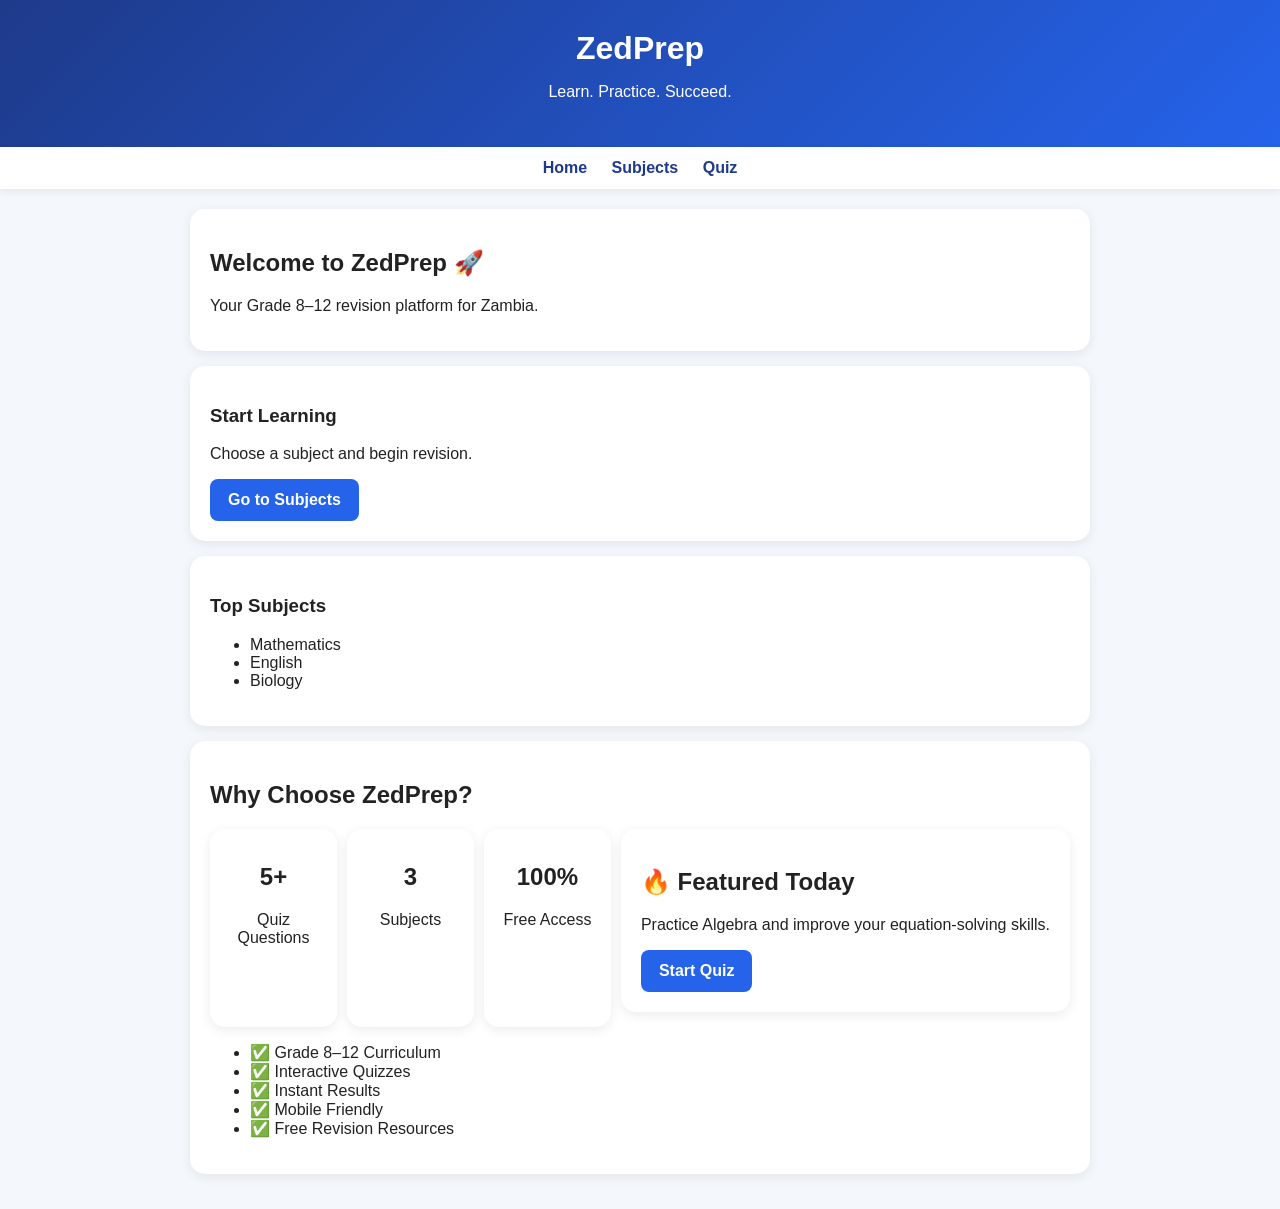
<file: index.html>
<!DOCTYPE html>
<html>
<head>
<title>ZedPrep - Learn. Practice. Succeed.</title>
<link rel="stylesheet" href="style.css">
<meta name="viewport" content="width=device-width, initial-scale=1.0">
</head>

<body>

<header>
<h1>ZedPrep</h1>
<p>Learn. Practice. Succeed.</p>
</header>

<nav>
<a href="index.html">Home</a>
<a href="subjects.html">Subjects</a>
<a href="quiz.html">Quiz</a>
</nav>

<div class="container">

<div class="card">
<h2>Welcome to ZedPrep 🚀</h2>
<p>Your Grade 8–12 revision platform for Zambia.</p>
</div>

<div class="card">
<h3>Start Learning</h3>
<p>Choose a subject and begin revision.</p>
<a class="button" href="subjects.html">Go to Subjects</a>
</div>

<div class="card">
<h3>Top Subjects</h3>
<ul>
<li>Mathematics</li>
<li>English</li>
<li>Biology</li>
</ul>
</div>
<div class="card">
<h2>Why Choose ZedPrep?</h2>
<div class="stats">

<div class="stat-box">
<h2>5+</h2>
<p>Quiz Questions</p>
</div>

<div class="stat-box">
<h2>3</h2>
<p>Subjects</p>
</div>

<div class="stat-box">
<h2>100%</h2>
<p>Free Access</p>
</div>
<div class="card">
<h2>🔥 Featured Today</h2>

<p>
Practice Algebra and improve your equation-solving skills.
</p>

<a class="button" href="quiz.html">
Start Quiz
</a>

</div>
</div>
<ul>
<li>✅ Grade 8–12 Curriculum</li>
<li>✅ Interactive Quizzes</li>
<li>✅ Instant Results</li>
<li>✅ Mobile Friendly</li>
<li>✅ Free Revision Resources</li>
</ul>

</div>
</div>

</body>
</html>
</file>
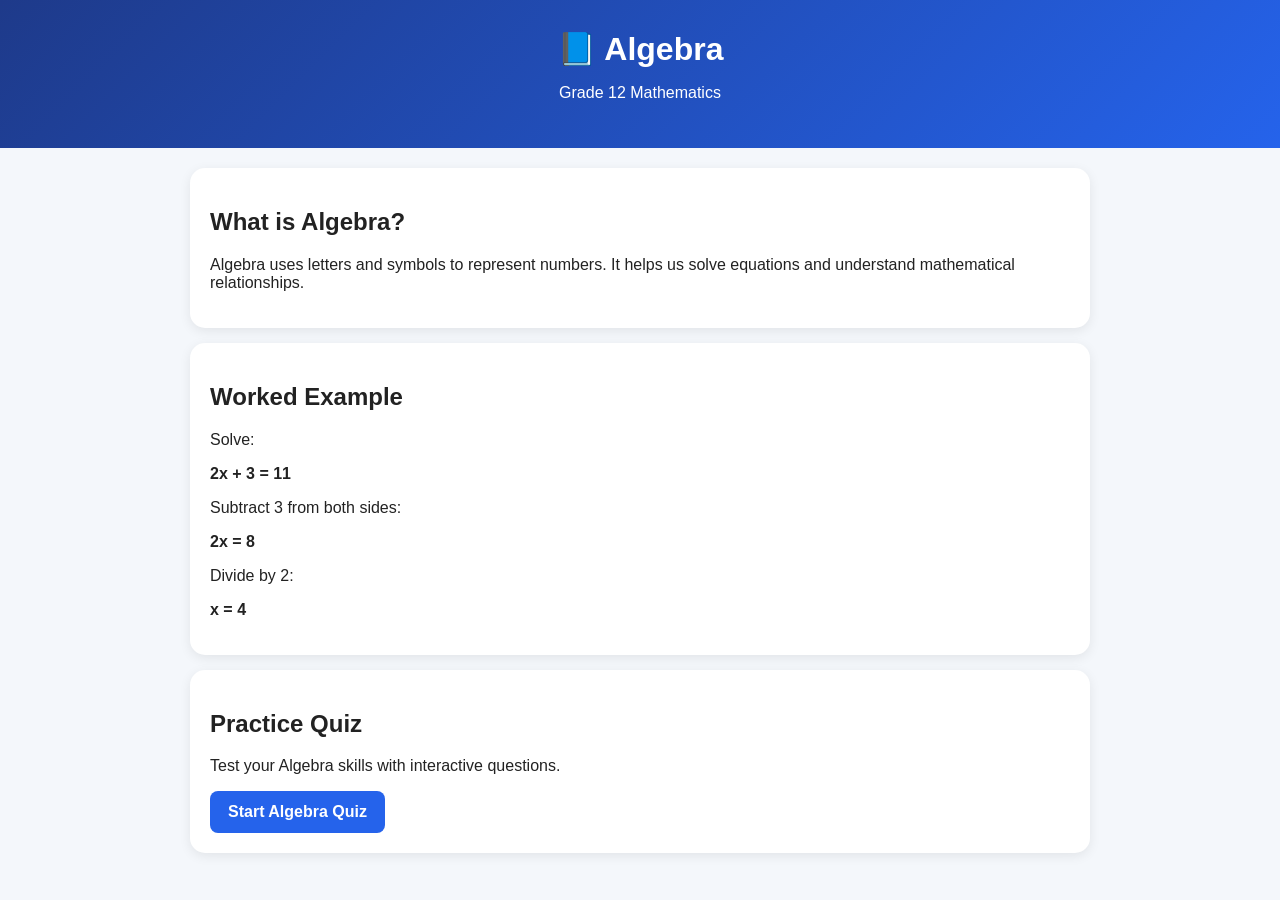
<file: algebra.html>
<!DOCTYPE html>
<html>
<head>
<title>Algebra - ZedPrep</title>
<link rel="stylesheet" href="style.css">
<meta name="viewport" content="width=device-width, initial-scale=1.0">
</head>

<body>

<header>
<h1>📘 Algebra</h1>
<p>Grade 12 Mathematics</p>
</header>

<div class="container">

<div class="card">
<h2>What is Algebra?</h2>

<p>
Algebra uses letters and symbols to represent numbers.
It helps us solve equations and understand mathematical relationships.
</p>

</div>

<div class="card">
<h2>Worked Example</h2>

<p>Solve:</p>

<p><strong>2x + 3 = 11</strong></p>

<p>
Subtract 3 from both sides:
</p>

<p><strong>2x = 8</strong></p>

<p>
Divide by 2:
</p>

<p><strong>x = 4</strong></p>

</div>

<div class="card">
<h2>Practice Quiz</h2>

<p>
Test your Algebra skills with interactive questions.
</p>

<a class="button" href="quiz.html">
Start Algebra Quiz
</a>

</div>

</div>

</body>
</html>
</file>
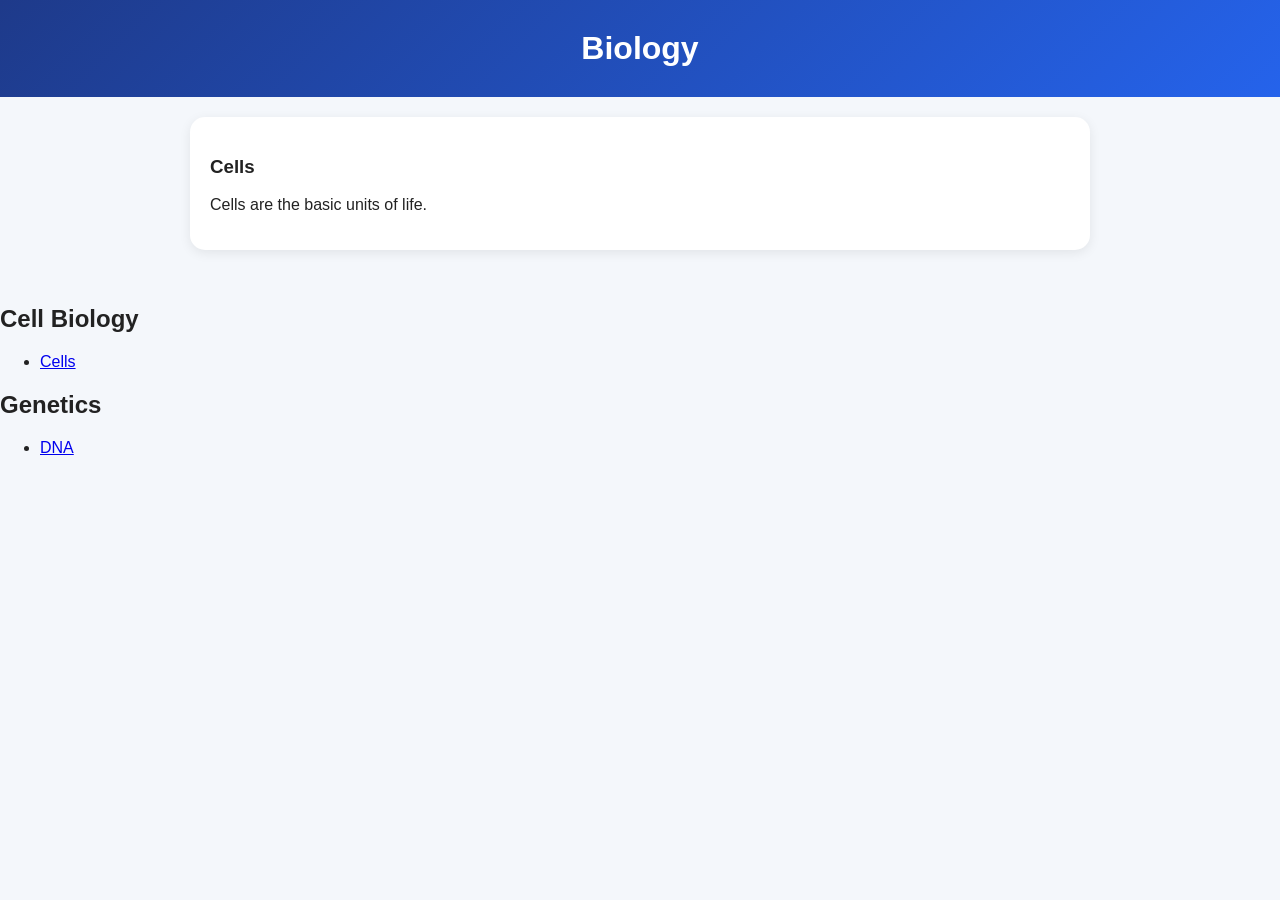
<file: biology.html>
<!DOCTYPE html>
<html>
<head>
<title>Biology - ZedPrep</title>
<link rel="stylesheet" href="style.css">
</head>
<body>
<header><h1>Biology</h1></header>
<div class="container">
<div class="card">
<h3>Cells</h3>
<p>Cells are the basic units of life.</p>
</div>
</div>
</body>
</html>
<h2>Cell Biology</h2>
<ul>
    <li><a href="topics/cells.html">Cells</a></li>
</ul>
<h2>Genetics</h2>
<ul>
    <li><a href="../topics/dna.html">DNA</a></li>
</ul>
</file>
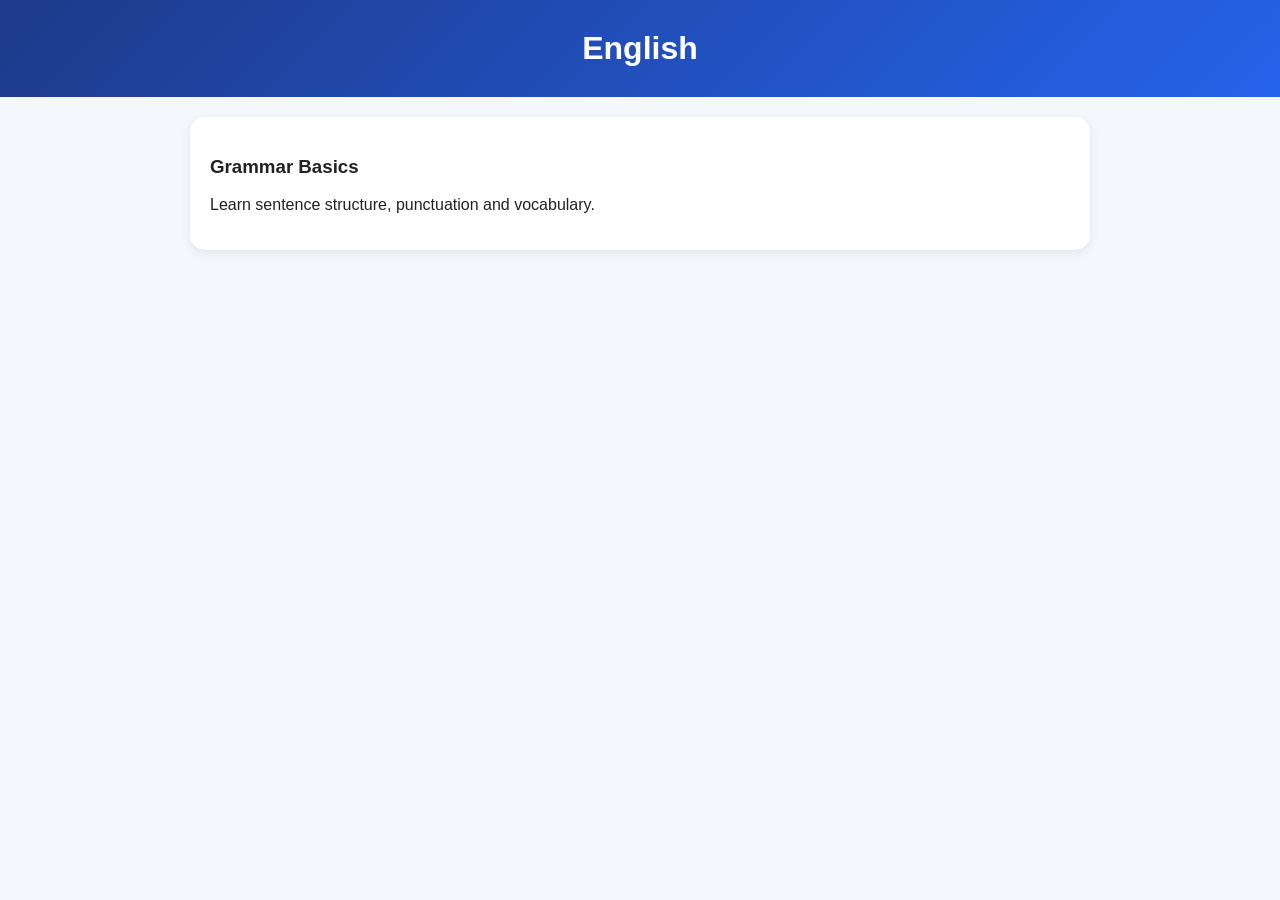
<file: english.html>
<!DOCTYPE html>
<html>
<head>
<title>English - ZedPrep</title>
<link rel="stylesheet" href="style.css">
</head>
<body>
<header><h1>English</h1></header>
<div class="container">
<div class="card">
<h3>Grammar Basics</h3>
<p>Learn sentence structure, punctuation and vocabulary.</p>
</div>
</div>
</body>
</html>
</file>
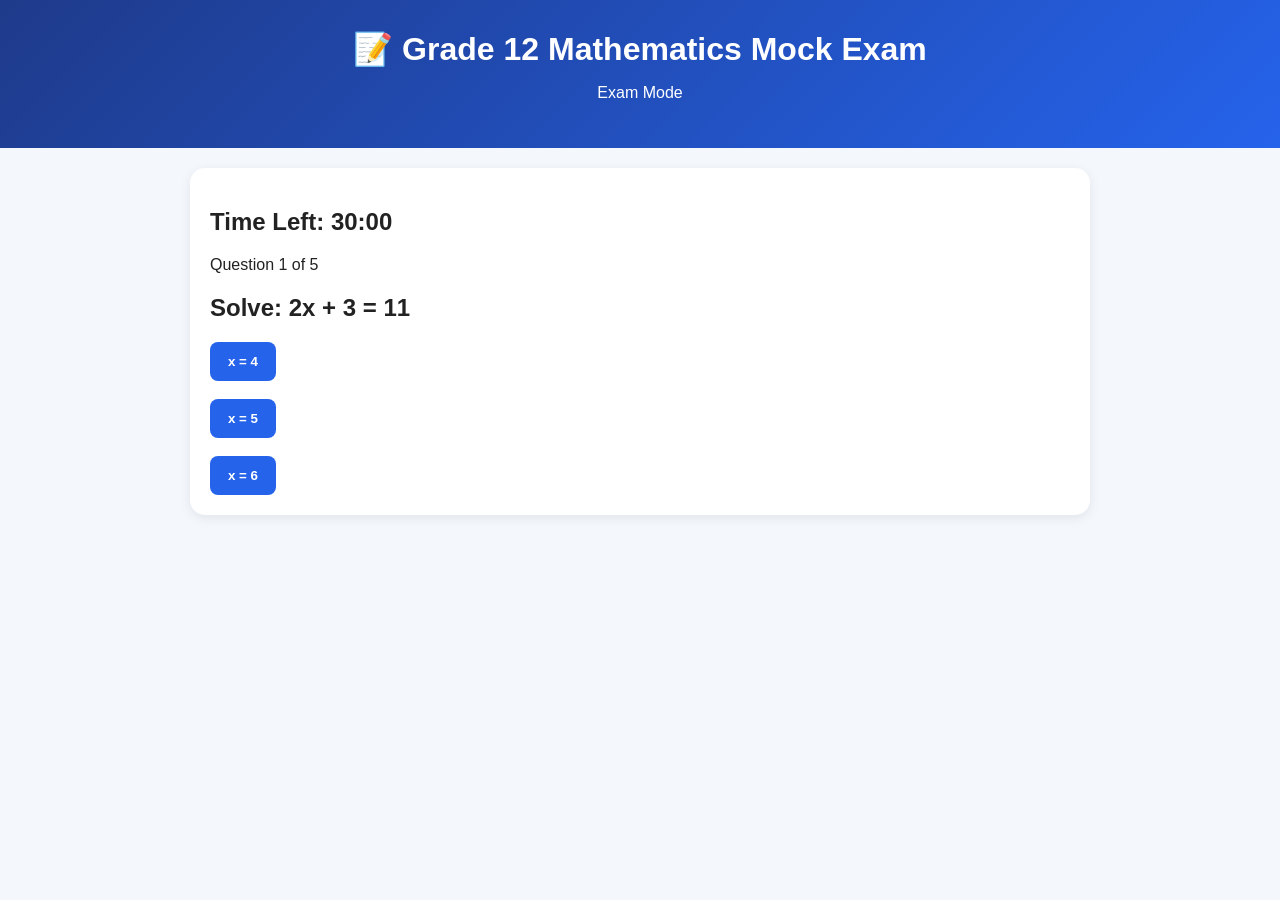
<file: exam.html>
<!DOCTYPE html>
<html>
<head>
<title>ZedPrep Exam Mode</title>
<link rel="stylesheet" href="style.css">
<meta name="viewport" content="width=device-width, initial-scale=1.0">
</head>

<body>

<header>
<h1>📝 Grade 12 Mathematics Mock Exam</h1>
<p>Exam Mode</p>
</header>

<div class="container">

<div class="card">

<h2 id="timer">Time Left: 30:00</h2>

<p id="progress"></p>

<h2 id="question">Loading...</h2>

<button class="button" onclick="answer(0)" id="a"></button><br><br>
<button class="button" onclick="answer(1)" id="b"></button><br><br>
<button class="button" onclick="answer(2)" id="c"></button>

</div>

</div>

<script>

const exam = [

{
q:"Solve: 2x + 3 = 11",
options:["x = 4","x = 5","x = 6"],
correct:0
},

{
q:"Factorize x² + 5x + 6",
options:["(x+2)(x+3)","(x+1)(x+6)","(x+4)(x+2)"],
correct:0
},

{
q:"Solve: 3x = 15",
options:["3","4","5"],
correct:2
},

{
q:"What is x if x + 8 = 20?",
options:["10","12","14"],
correct:1
},

{
q:"Simplify: 2a + 3a",
options:["5a","6a","5"],
correct:0
}

];

let current = 0;
let score = 0;

function loadQuestion(){

document.getElementById("progress").innerHTML =
"Question " + (current + 1) + " of " + exam.length;

document.getElementById("question").innerHTML =
exam[current].q;

document.getElementById("a").innerHTML =
exam[current].options[0];

document.getElementById("b").innerHTML =
exam[current].options[1];

document.getElementById("c").innerHTML =
exam[current].options[2];

}

function answer(choice){

if(choice === exam[current].correct){
score++;
}

current++;

if(current < exam.length){
loadQuestion();
}
else{
finishExam();
}

}

function finishExam(){

let percentage =
Math.round((score/exam.length)*100);

document.querySelector(".card").innerHTML =
"<h2>🏁 Exam Finished</h2>" +
"<h3>Score: " + percentage + "%</h3>" +
"<p>" + score + " correct out of " +
exam.length + "</p>" +
"<a class='button' href='exam.html'>Retake Exam</a>";

}

let timeLeft = 1800;

let timer = setInterval(function(){

let minutes =
Math.floor(timeLeft / 60);

let seconds =
timeLeft % 60;

if(seconds < 10){
seconds = "0" + seconds;
}

document.getElementById("timer").innerHTML =
"Time Left: " + minutes + ":" + seconds;

timeLeft--;

if(timeLeft < 0){

clearInterval(timer);

finishExam();

}

},1000);

loadQuestion();

</script>

</body>
</html>
</file>
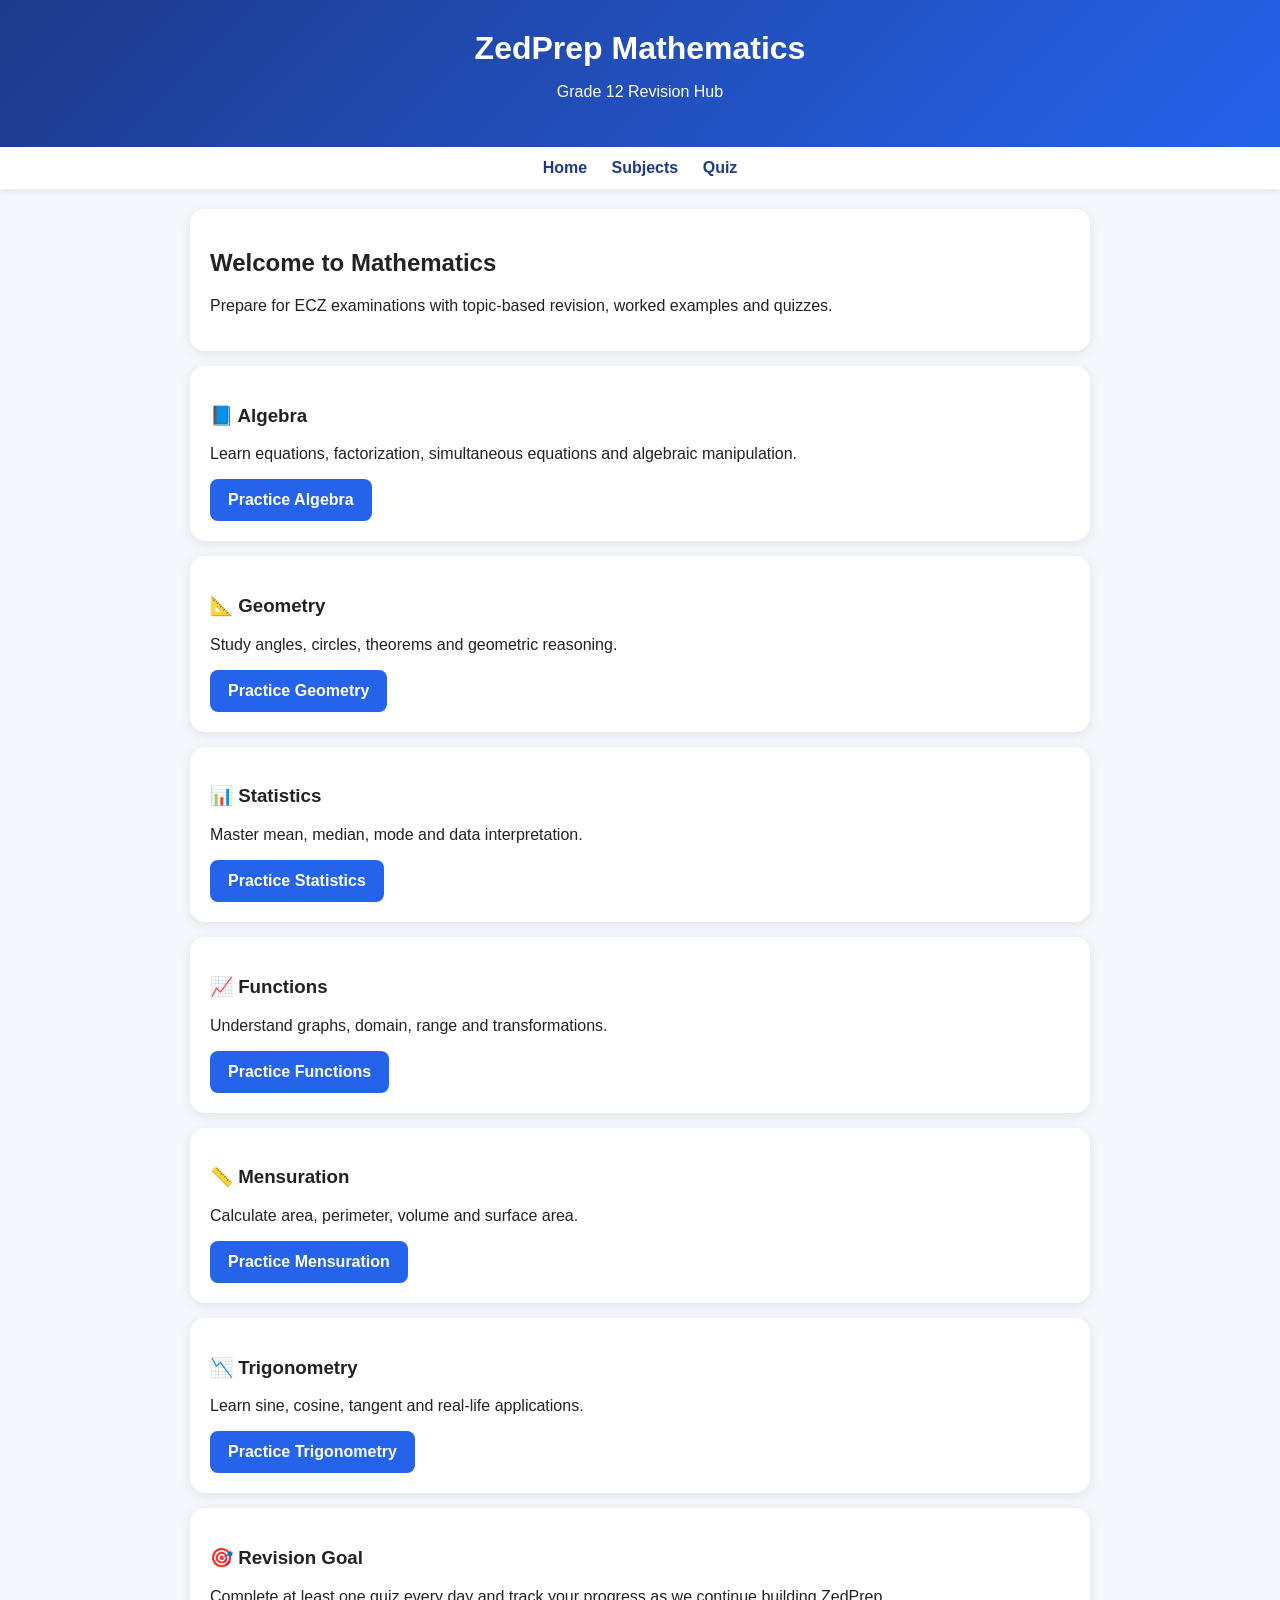
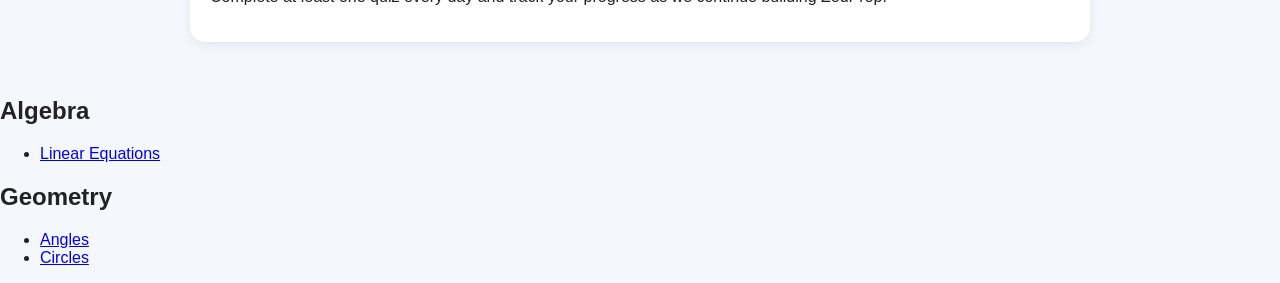
<file: math.html>
<!DOCTYPE html>
<html>
<head>
<title>Mathematics - ZedPrep</title>
<link rel="stylesheet" href="style.css">
<meta name="viewport" content="width=device-width, initial-scale=1.0">
</head>

<body>

<header>
    <h1>ZedPrep Mathematics</h1>
    <p>Grade 12 Revision Hub</p>
</header>

<nav>
    <a href="index.html">Home</a>
    <a href="subjects.html">Subjects</a>
    <a href="quiz.html">Quiz</a>
</nav>

<div class="container">

<div class="card">
    <h2>Welcome to Mathematics</h2>
    <p>
        Prepare for ECZ examinations with topic-based revision,
        worked examples and quizzes.
    </p>
</div>

<div class="card">
    <h3>📘 Algebra</h3>
    <p>
        Learn equations, factorization, simultaneous equations
        and algebraic manipulation.
    </p>
    <a class="button" href="algebra.html">Practice Algebra</a>
</div>

<div class="card">
    <h3>📐 Geometry</h3>
    <p>
        Study angles, circles, theorems and geometric reasoning.
    </p>
    <a class="button" href="quiz.html">Practice Geometry</a>
</div>

<div class="card">
    <h3>📊 Statistics</h3>
    <p>
        Master mean, median, mode and data interpretation.
    </p>
    <a class="button" href="quiz.html">Practice Statistics</a>
</div>

<div class="card">
    <h3>📈 Functions</h3>
    <p>
        Understand graphs, domain, range and transformations.
    </p>
    <a class="button" href="quiz.html">Practice Functions</a>
</div>

<div class="card">
    <h3>📏 Mensuration</h3>
    <p>
        Calculate area, perimeter, volume and surface area.
    </p>
    <a class="button" href="quiz.html">Practice Mensuration</a>
</div>

<div class="card">
    <h3>📉 Trigonometry</h3>
    <p>
        Learn sine, cosine, tangent and real-life applications.
    </p>
    <a class="button" href="quiz.html">Practice Trigonometry</a>
</div>

<div class="card">
    <h3>🎯 Revision Goal</h3>
    <p>
        Complete at least one quiz every day and track your
        progress as we continue building ZedPrep.
    </p>
</div>

</div>

</body>
</html>
<h2>Algebra</h2>
<ul>
    <li><a href="../topics/linear-equations.html">Linear Equations</a></li>
</ul>

<h2>Geometry</h2>
<ul>
    <li><a href="#">Angles</a></li>
    <li><a href="#">Circles</a></li>
</ul>
</file>
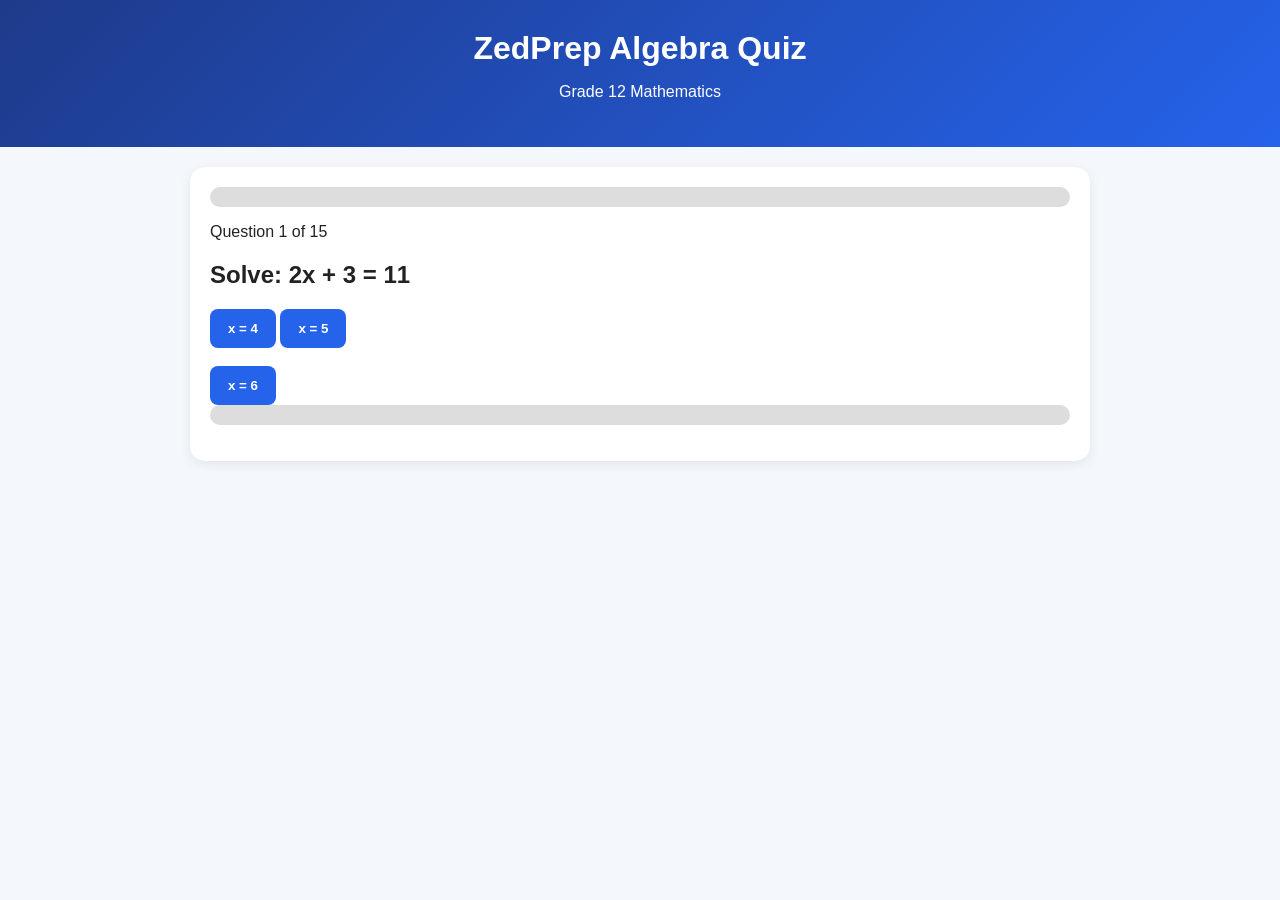
<file: quiz.html>
<!DOCTYPE html>
<html>
<head>
<title>ZedPrep Algebra Quiz</title>
<link rel="stylesheet" href="style.css">
<meta name="viewport" content="width=device-width, initial-scale=1.0">
</head>

<body>

<header>
<h1>ZedPrep Algebra Quiz</h1>
<p>Grade 12 Mathematics</p>
</header>

<div class="container">

<div class="card">

<div class="progress-container">
<div id="progress-bar"></div>
</div>

<p id="progress"></p>

<h2 id="question">Loading...</h2>

<button class="button" onclick="answer(0)" id="a"></button>
<button class="button" onclick="answer(1)" id="b"></button><br><br>
<button class="button" onclick="answer(2)" id="c"></button>

<div class="progress-container">
<div id="progress-bar"></div>
</div>

<p id="progress"></p>
</div>

</div>

<script>

const quiz = [

{
q:"Solve: 2x + 3 = 11",
options:["x = 4","x = 5","x = 6"],
correct:0
},

{
q:"Factorize x² + 5x + 6",
options:["(x+2)(x+3)","(x+1)(x+6)","(x+4)(x+2)"],
correct:0
},

{
q:"Solve: 3x = 15",
options:["3","4","5"],
correct:2
},

{
q:"What is x if x + 8 = 20?",
options:["10","12","14"],
correct:1
},

{
q:"Simplify: 2a + 3a",
options:["5a","6a","5"],
correct:0
}
,
{
q:"Solve: x + 9 = 15",
options:["6","5","4"],
correct:0
},

{
q:"Solve: 5x = 25",
options:["4","5","6"],
correct:1
},

{
q:"Simplify: 4a + 2a",
options:["6a","8a","6"],
correct:0
},

{
q:"What is x if x - 7 = 3?",
options:["9","10","11"],
correct:1
},

{
q:"Factorize x² + 7x + 12",
options:["(x+3)(x+4)","(x+2)(x+6)","(x+1)(x+12)"],
correct:0
},

{
q:"Solve: 7x = 49",
options:["5","6","7"],
correct:2
},

{
q:"Simplify: 8b - 3b",
options:["5b","11b","24b"],
correct:0
},

{
q:"What is x if 2x = 18?",
options:["7","8","9"],
correct:2
},

{
q:"Factorize x² + 8x + 15",
options:["(x+3)(x+5)","(x+2)(x+7)","(x+1)(x+15)"],
correct:0
},

{
q:"Solve: x/4 = 5",
options:["20","10","15"],
correct:0
}
];

let current = 0;
let score = 0;

function loadQuestion(){
document.getElementById("progress").innerHTML =
"Question " + (current + 1) + " of " + quiz.length;

let progress =
((current) / quiz.length) * 100;

document.getElementById("progress-bar").style.width =
progress + "%";
document.getElementById("question").innerHTML = quiz[current].q;

document.getElementById("a").innerHTML =
quiz[current].options[0];

document.getElementById("b").innerHTML =
quiz[current].options[1];

document.getElementById("c").innerHTML =
quiz[current].options[2];

}

function answer(choice){

if(choice === quiz[current].correct){
score++;
}

current++;

if(current < quiz.length){
loadQuestion();
}
else{

let message = "";

if(score === quiz.length){
message = "🏆 Excellent! Perfect score!";
}
else if(score >= 4){
message = "🔥 Great job! You're exam ready.";
}
else if(score >= 3){
message = "👍 Good work. Keep practicing.";
}
else{
message = "📚 More revision needed.";
}

let percentage = Math.round((score / quiz.length) * 100);

document.querySelector(".card").innerHTML =
"<h2>🎉 Quiz Complete!</h2>" +
"<h3>" + message + "</h3>" +
"<p><strong>Score:</strong> " + percentage + "%</p>" +
"<p>" + score + " correct out of " + quiz.length + "</p>" +
"<br><a class='button' href='quiz.html'>🔄 Try Again</a>";

}

}

loadQuestion();

</script>

</body>
</html>
</file>
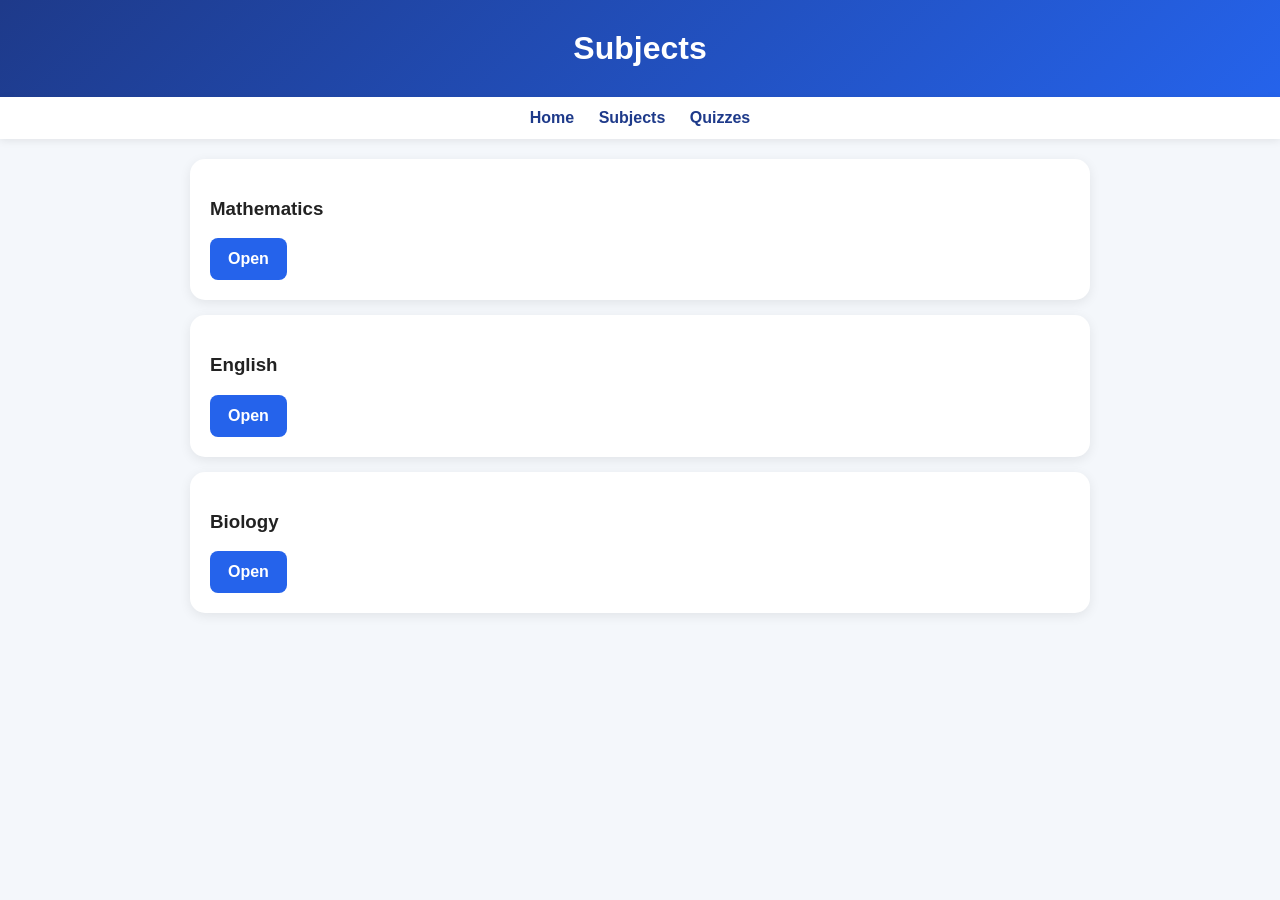
<file: subjects.html>
<!DOCTYPE html>
<html>
<head>
    <title>Subjects - ZedPrep</title>
    <link rel="stylesheet" href="style.css">
</head>

<body>

<header>
    <h1>Subjects</h1>
</header>

<nav>
    <a href="index.html">Home</a>
    <a href="subjects.html">Subjects</a>
    <a href="quiz.html">Quizzes</a>
</nav>

<div class="container">

    <div class="card">
        <h3>Mathematics</h3>
        <a class="button" href="math.html">Open</a>
    </div>

    <div class="card">
        <h3>English</h3>
        <a class="button" href="english.html">Open</a>
    </div>

    <div class="card">
        <h3>Biology</h3>
        <a class="button" href="biology.html">Open</a>
    </div>

</div>

</body>
</html>
</file>
<file: style.css>
body {
    font-family: Arial, sans-serif;
    margin: 0;
    background: #f4f7fb;
    color: #222;
}

header {
    background: linear-gradient(135deg,#1e3a8a,#2563eb);
    color: white;
    text-align: center;
    padding: 30px 20px;
}

header h1 {
    margin: 0;
}

nav {
    background: white;
    text-align: center;
    padding: 12px;
    box-shadow: 0 2px 8px rgba(0,0,0,0.08);
}

nav a {
    text-decoration: none;
    color: #1e3a8a;
    font-weight: bold;
    margin: 0 10px;
}

.container {
    max-width: 900px;
    margin: auto;
    padding: 20px;
}

.card {
    background: white;
    border-radius: 15px;
    padding: 20px;
    margin-bottom: 15px;
    box-shadow: 0 3px 12px rgba(0,0,0,0.08);
}

.button {
    display: inline-block;
    background: #2563eb;
    color: white;
    text-decoration: none;
    padding: 12px 18px;
    border-radius: 8px;
    border: none;
    cursor: pointer;
    font-weight: bold;
}

.button:hover {
    opacity: 0.9;
}

.stats {
    display: flex;
    justify-content: space-between;
    gap: 10px;
}

.stat-box {
    flex: 1;
    background: white;
    border-radius: 15px;
    text-align: center;
    padding: 15px;
    box-shadow: 0 3px 12px rgba(0,0,0,0.08);
}
.progress-container{
    width:100%;
    height:20px;
    background:#ddd;
    border-radius:10px;
    overflow:hidden;
    margin-bottom:15px;
}

#progress-bar{
    height:100%;
    width:0%;
    background:#2563eb;
    transition:0.3s;
}
</file>
